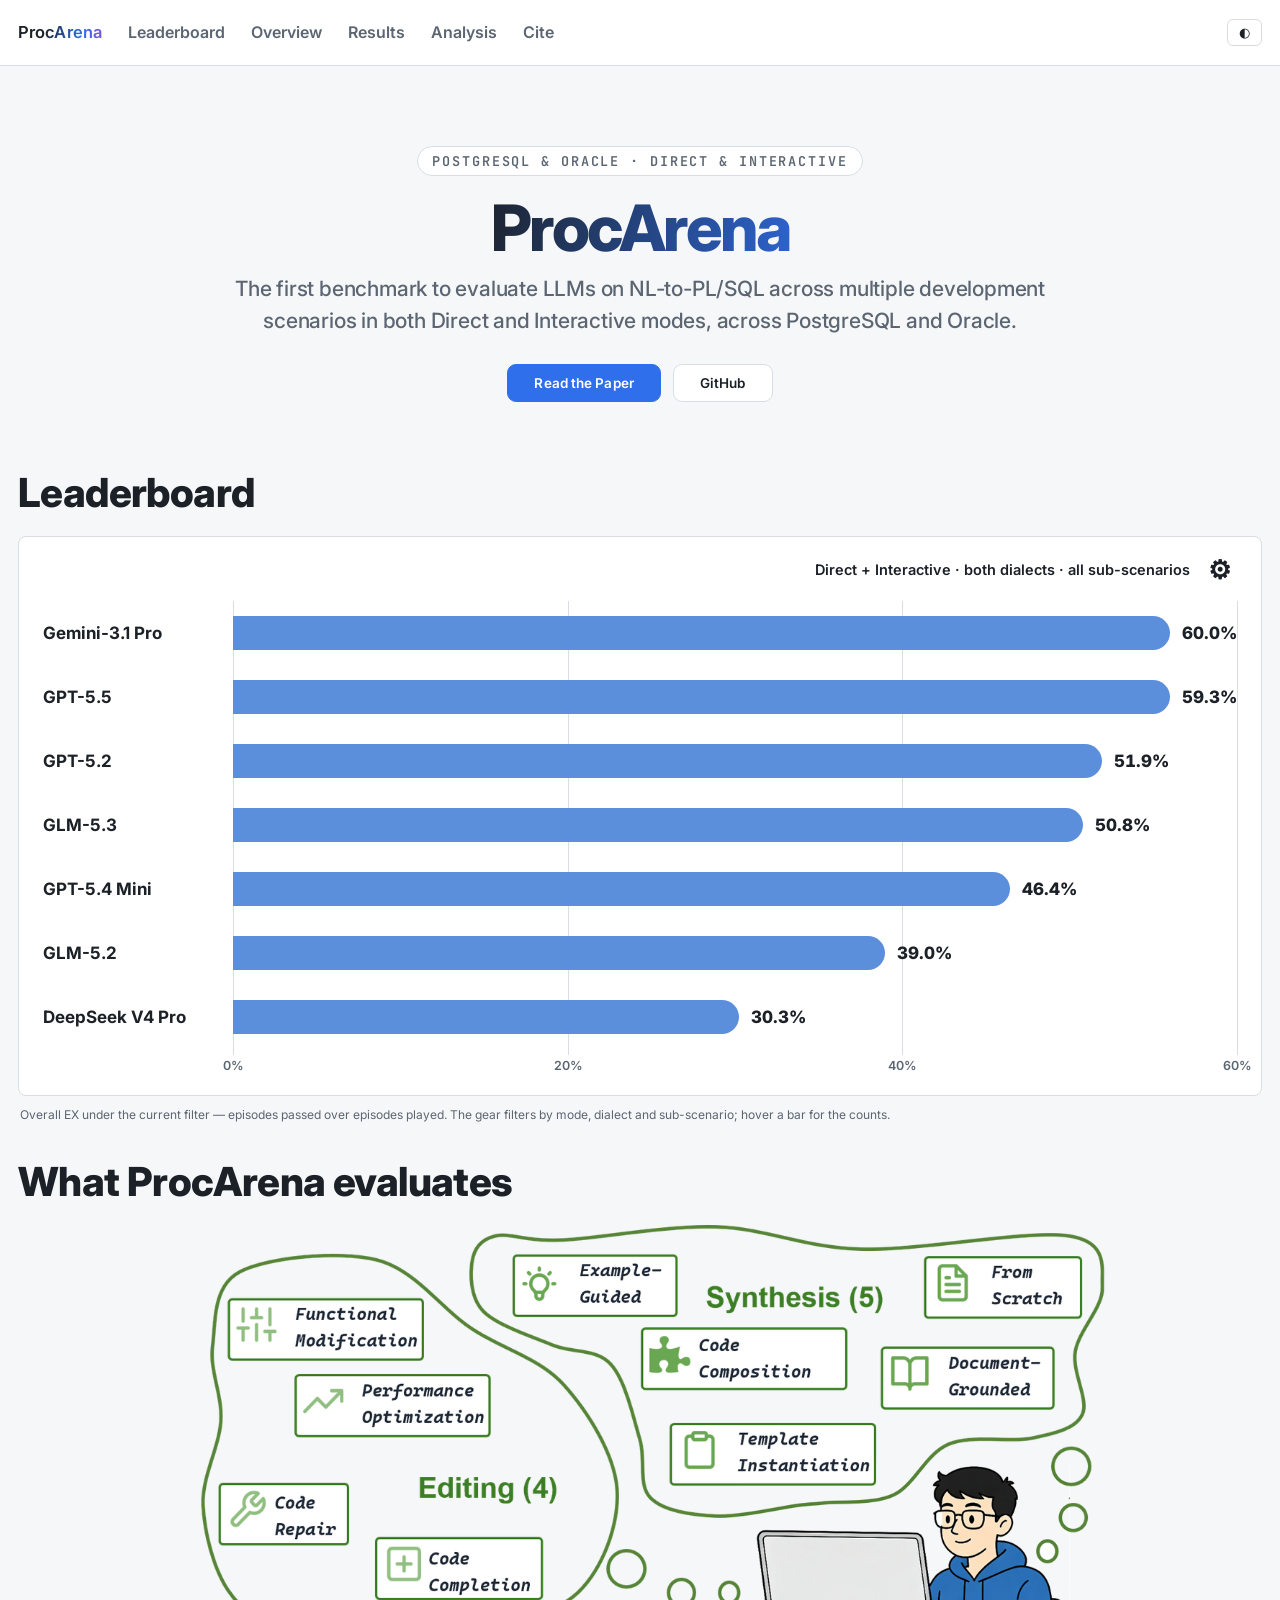
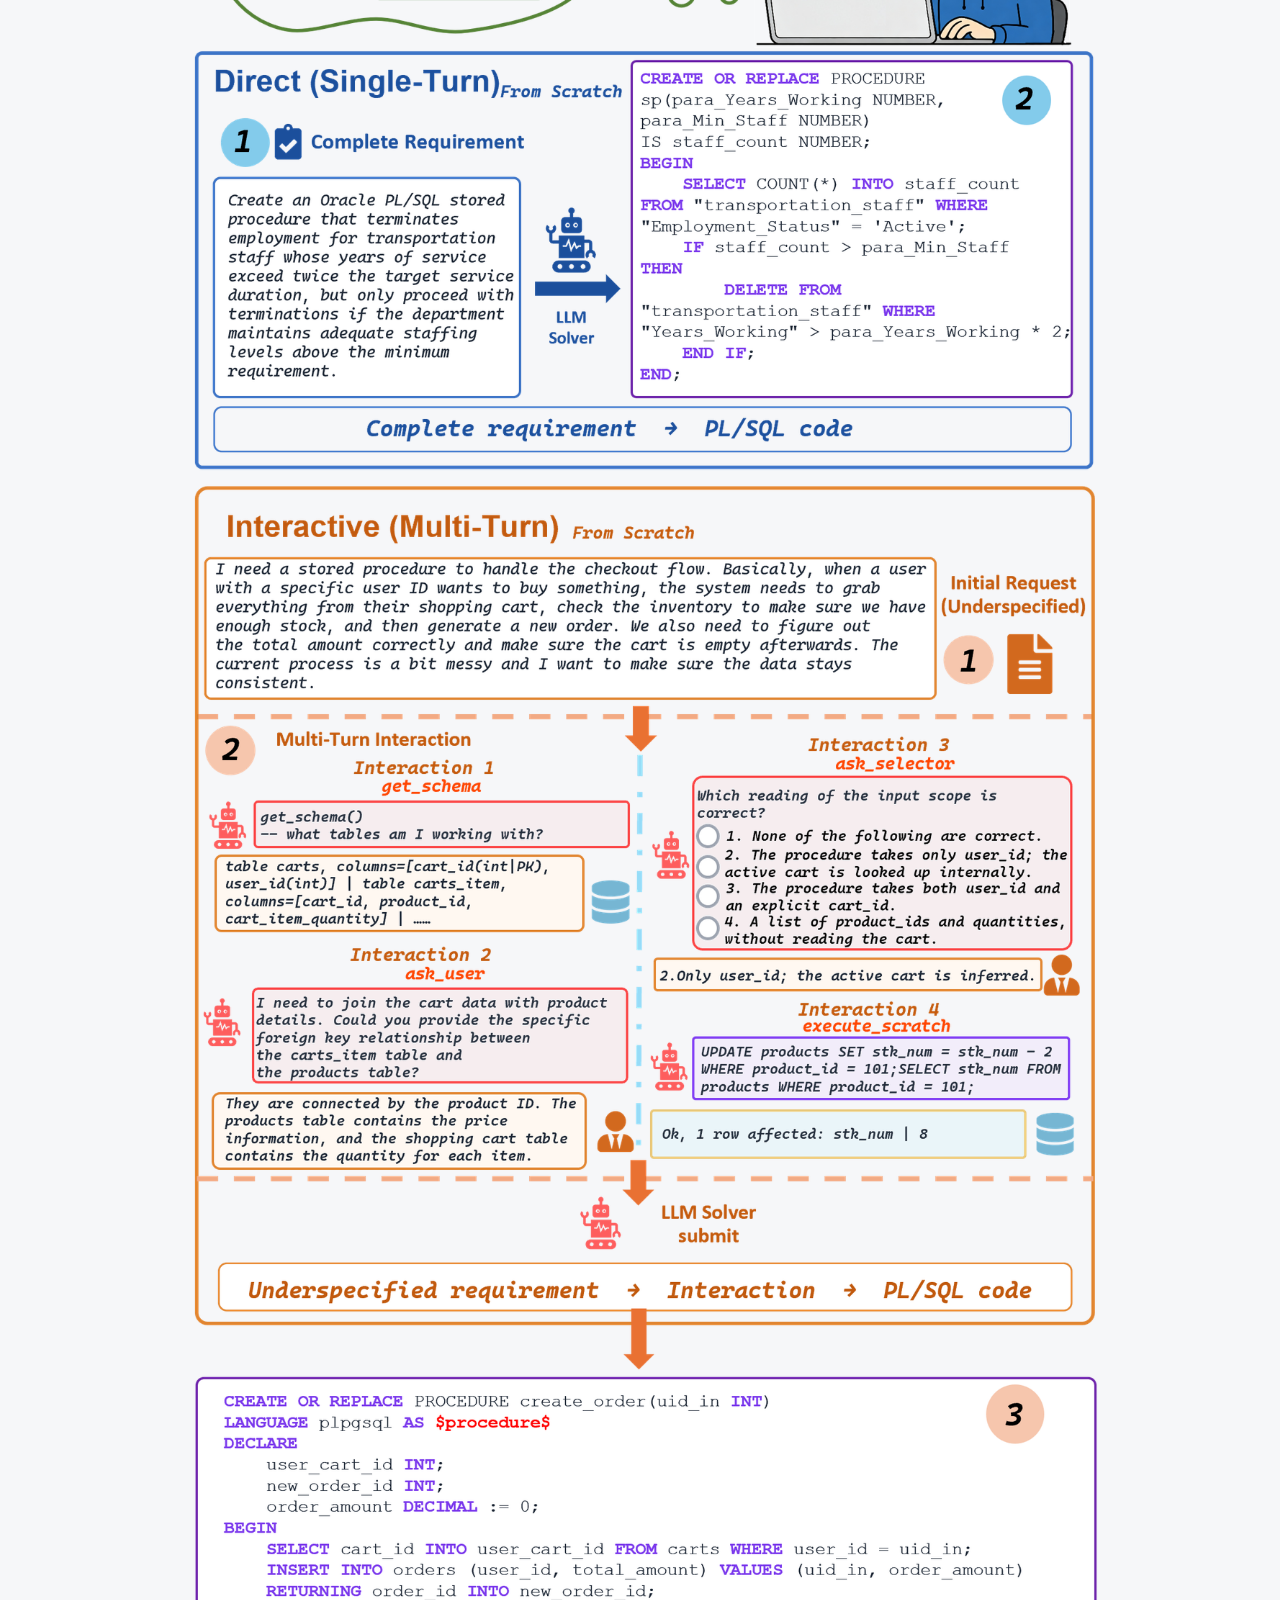
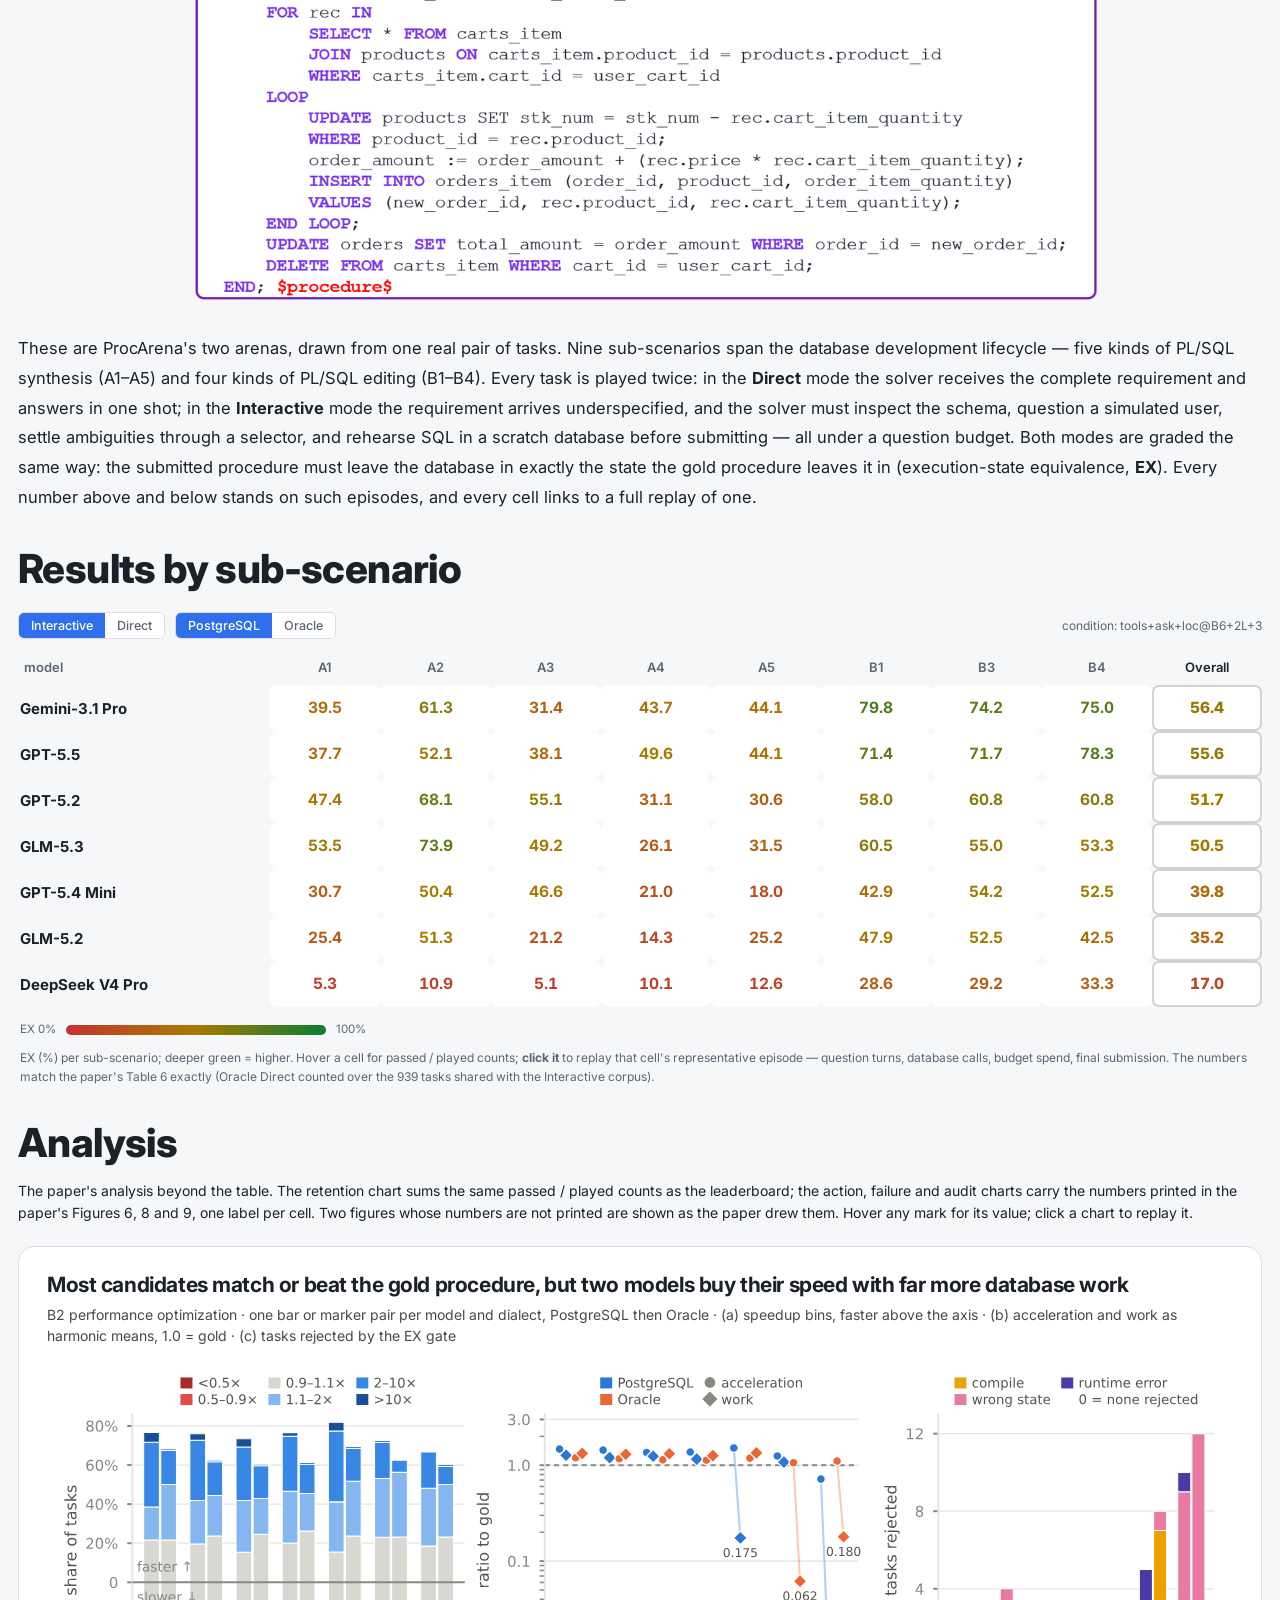
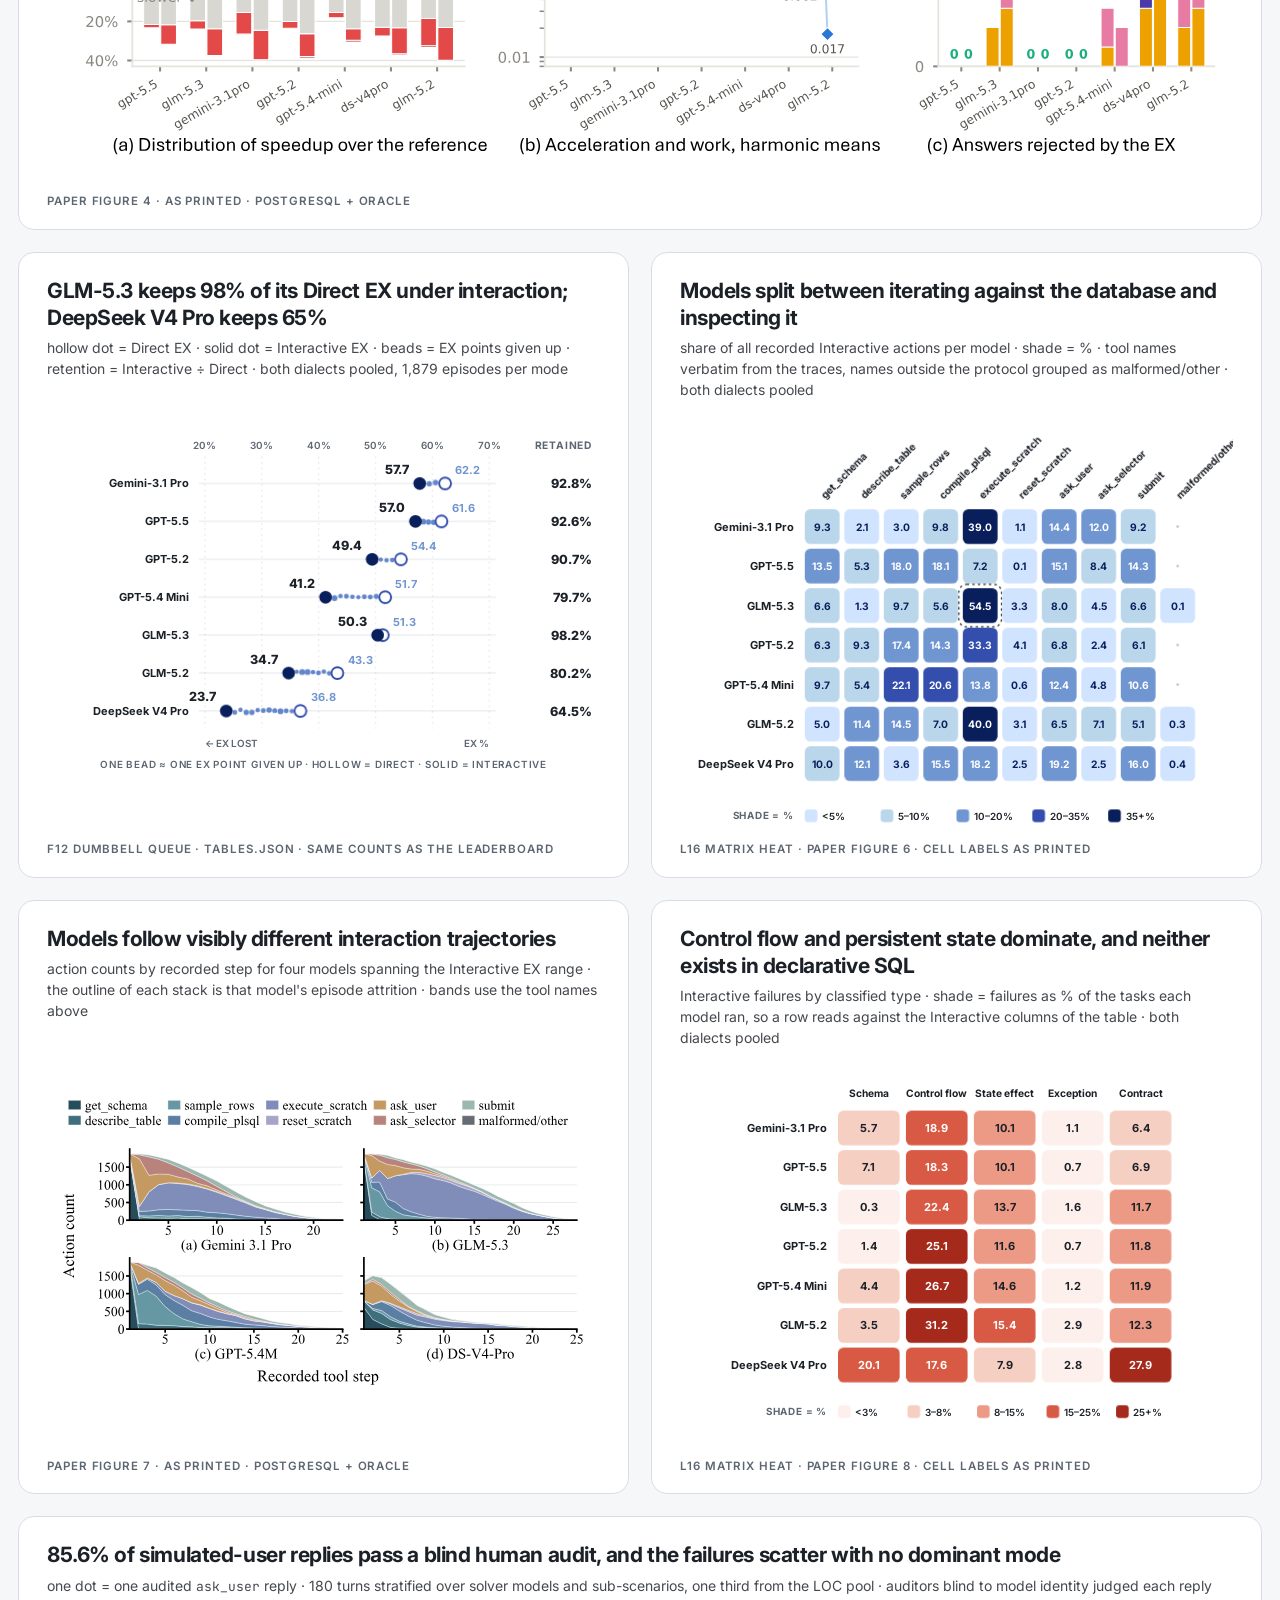
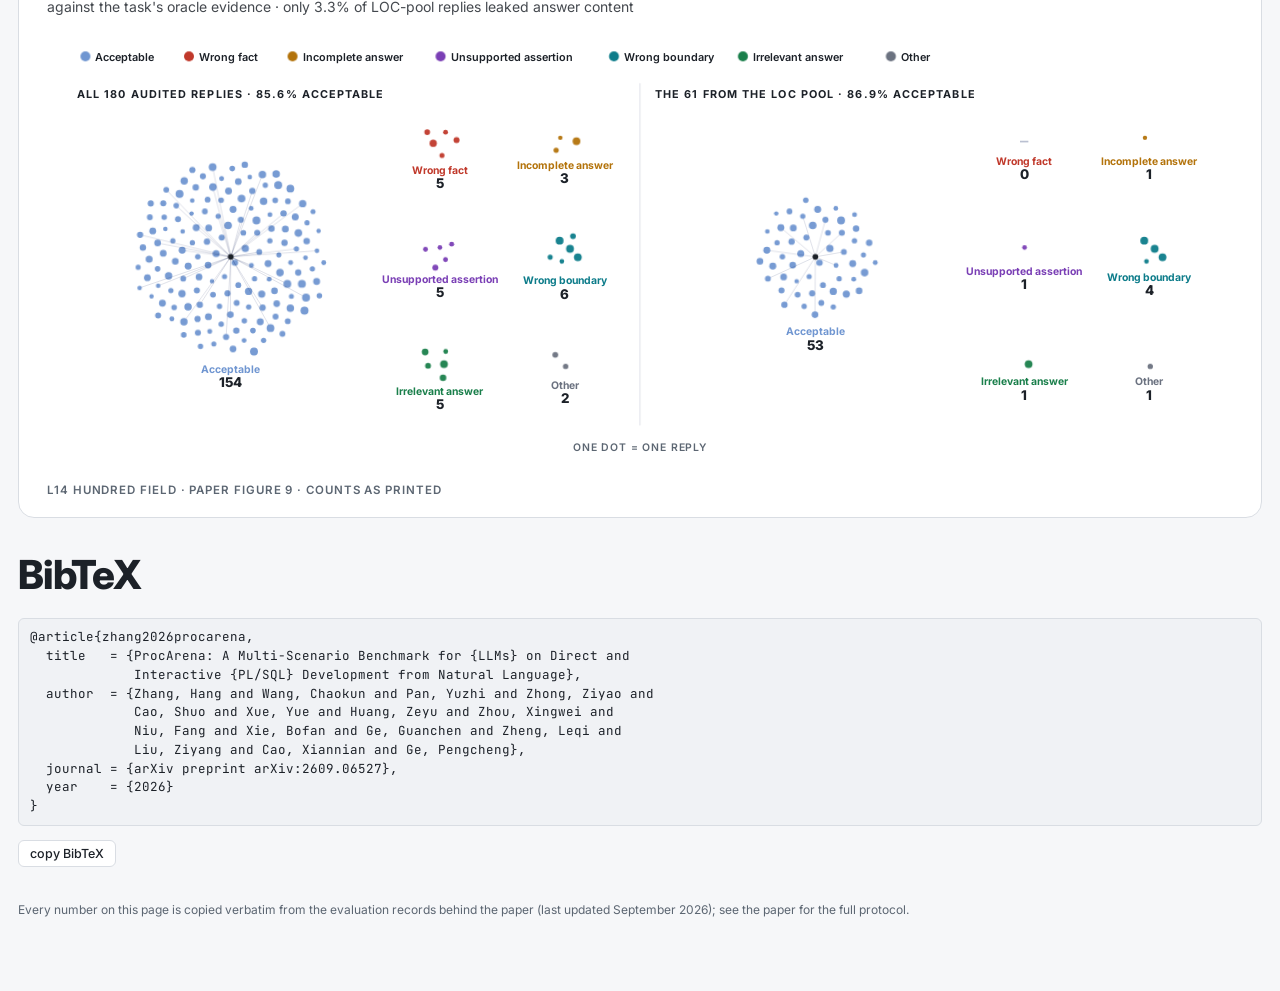
<file: index.html>
<!doctype html>
<html lang="en">
<head>
<meta charset="utf-8">
<link rel="icon" href="data:image/svg+xml,%3Csvg xmlns=%27http://www.w3.org/2000/svg%27 viewBox=%270 0 32 32%27%3E%3Cellipse cx=%2716%27 cy=%277%27 rx=%2712%27 ry=%275%27 fill=%27%234f7cff%27/%3E%3Cpath d=%27M4 7v18c0 2.8 5.4 5 12 5s12-2.2 12-5V7c0 2.8-5.4 5-12 5S4 9.8 4 7z%27 fill=%27%233b5fd9%27/%3E%3C/svg%3E">
<meta name="viewport" content="width=device-width, initial-scale=1">
<title>ProcArena — LLMs on Direct and Interactive PL/SQL Development</title>
<link rel="preconnect" href="https://fonts.googleapis.com">
<link rel="preconnect" href="https://fonts.gstatic.com" crossorigin>
<link rel="stylesheet"
      href="https://fonts.googleapis.com/css2?family=Inter:wght@400;500;600;700;800&family=JetBrains+Mono:wght@500;600&display=swap">
<link rel="stylesheet" href="style.css?v=15">
</head>
<body>

<header class="topbar">
  <h1 class="brand">ProcArena</h1>
  <nav class="topnav">
    <a href="#leaderboard">Leaderboard</a>
    <a href="#overview">Overview</a>
    <a href="#results">Results</a>
    <a href="#figures">Analysis</a>
    <a href="#cite">Cite</a>
  </nav>
  <div class="topbar-right">
    <button class="btn" id="btn-theme" title="toggle theme">◐</button>
  </div>
</header>

<main class="index-main">

  <!-- ── hero ─────────────────────────────────────────────────────── -->
  <section class="hero">
    <p class="hero-kicker">PostgreSQL &amp; Oracle · Direct &amp; Interactive</p>
    <h2 class="hero-title">ProcArena</h2>
    <p class="hero-sub">The first benchmark to evaluate LLMs on NL-to-PL/SQL across
      multiple development scenarios in both Direct and Interactive modes,
      across PostgreSQL and Oracle.</p>
    <p class="hero-btns">
      <a class="btn-hero" href="https://arxiv.org/abs/2609.06527">Read the Paper</a>
      <a class="btn-hero btn-hero-ghost" href="https://github.com/ZhanGHanG9991/PLBench">GitHub</a>
    </p>
  </section>

  <div id="loading" class="muted">Loading tables.json …</div>

  <div id="content" hidden>

    <!-- overall leaderboard -->
    <section class="paper-block" id="leaderboard">
      <h3>Leaderboard</h3>
      <div class="fig lbwrap" id="lb"></div>
      <p class="figcap">Overall EX under the current filter — episodes passed over
        episodes played. The gear filters by mode, dialect and sub-scenario;
        hover a bar for the counts.</p>
    </section>

    <!-- what ProcArena is (the paper's Figure 1, rebuilt for the web) -->
    <section class="paper-block" id="overview">
      <h3>What ProcArena evaluates</h3>
      <figure class="ov-figure"><img src="figures/fig1/overview.png"
        alt="ProcArena overview: nine development sub-scenarios, the Direct and
        Interactive modes on one real pair of tasks, and the submitted PL/SQL"></figure>

      <p class="ov-intro">These are ProcArena's two arenas, drawn from one real pair
        of tasks. Nine sub-scenarios span the database development lifecycle — five
        kinds of PL/SQL synthesis (A1–A5) and four kinds of PL/SQL editing (B1–B4). Every task is
        played twice: in the <b>Direct</b> mode the solver receives the complete
        requirement and answers in one shot; in the <b>Interactive</b> mode the
        requirement arrives underspecified, and the solver must inspect the schema,
        question a simulated user, settle ambiguities through a selector, and
        rehearse SQL in a scratch database before submitting — all under a question
        budget. Both modes are graded the same way: the submitted procedure must
        leave the database in exactly the state the gold procedure leaves it in
        (execution-state equivalence, <b>EX</b>). Every number above and below
        stands on such episodes, and every cell links to a full replay of one.</p>
    </section>

    <!-- main results with mode / dialect switches -->
    <section class="paper-block" id="results">
      <h3>Results by sub-scenario</h3>
      <div class="table-tools" id="t6-tools"></div>
      <div class="scroll-x"><table class="grid t6" id="t6"></table></div>
      <div class="rampbar" id="t6-ramp"></div>
      <p class="figcap" id="t6-note">EX (%) per sub-scenario; deeper green = higher.
        Hover a cell for passed / played counts; <b>click it</b> to replay that cell's
        representative episode — question turns, database calls, budget spend, final
        submission. The numbers match the paper's Table&nbsp;6 exactly (Oracle Direct
        counted over the 939 tasks shared with the Interactive corpus).</p>
    </section>

    <!-- analysis: the paper's figures, redrawn as cards where their numbers are printed -->
    <section class="paper-block" id="figures">
      <h3>Analysis</h3>
      <p class="figcap pc-intro">The paper's analysis beyond the table. The retention
        chart sums the same passed / played counts as the leaderboard; the action, failure
        and audit charts carry the numbers printed in the paper's Figures 6, 8 and 9,
        one label per cell. Two figures whose numbers are not printed are shown as the
        paper drew them. Hover any mark for its value; click a chart to replay it.</p>

      <div class="pc-grid">

        <div class="pc-card wide">
          <h2>Most candidates match or beat the gold procedure, but two models buy their speed with far more database work</h2>
          <div class="sub">B2 performance optimization · one bar or marker pair per model and dialect, PostgreSQL then Oracle · (a) speedup bins, faster above the axis · (b) acceleration and work as harmonic means, 1.0 = gold · (c) tasks rejected by the EX gate</div>
          <figure class="pc-paperfig"><img src="figures/b2.svg"
            alt="B2 performance optimization: speedup bins, acceleration vs work, rejections"></figure>
          <div class="src">Paper figure 4 · as printed · PostgreSQL + Oracle</div>
        </div>

        <div class="pc-card">
          <h2>GLM-5.3 keeps 98% of its Direct EX under interaction; DeepSeek V4 Pro keeps 65%</h2>
          <div class="sub">hollow dot = Direct EX · solid dot = Interactive EX · beads = EX points given up · retention = Interactive ÷ Direct · both dialects pooled, 1,879 episodes per mode</div>
          <svg id="pc-retention" viewBox="0 0 700 470" preserveAspectRatio="xMidYMid meet"></svg>
          <div class="src">F12 Dumbbell queue · tables.json · same counts as the leaderboard</div>
        </div>

        <div class="pc-card">
          <h2>Models split between iterating against the database and inspecting it</h2>
          <div class="sub">share of all recorded Interactive actions per model · shade = % · tool names verbatim from the traces, names outside the protocol grouped as malformed/other · both dialects pooled</div>
          <svg id="pc-actions" viewBox="0 0 700 520" preserveAspectRatio="xMidYMid meet"></svg>
          <div class="src">L16 Matrix heat · paper figure 6 · cell labels as printed</div>
        </div>

        <div class="pc-card">
          <h2>Models follow visibly different interaction trajectories</h2>
          <div class="sub">action counts by recorded step for four models spanning the Interactive EX range · the outline of each stack is that model's episode attrition · bands use the tool names above</div>
          <figure class="pc-paperfig"><img src="figures/turn_dynamics.svg"
            alt="Per-step action composition over the course of Interactive episodes"></figure>
          <div class="src">Paper figure 7 · as printed · PostgreSQL + Oracle</div>
        </div>

        <div class="pc-card">
          <h2>Control flow and persistent state dominate, and neither exists in declarative SQL</h2>
          <div class="sub">Interactive failures by classified type · shade = failures as % of the tasks each model ran, so a row reads against the Interactive columns of the table · both dialects pooled</div>
          <svg id="pc-failures" viewBox="0 0 700 480" preserveAspectRatio="xMidYMid meet"></svg>
          <div class="src">L16 Matrix heat · paper figure 8 · cell labels as printed</div>
        </div>

        <div class="pc-card wide">
          <h2>85.6% of simulated-user replies pass a blind human audit, and the failures scatter with no dominant mode</h2>
          <div class="sub">one dot = one audited <code>ask_user</code> reply · 180 turns stratified over solver models and sub-scenarios, one third from the LOC pool · auditors blind to model identity judged each reply against the task's oracle evidence · only 3.3% of LOC-pool replies leaked answer content</div>
          <svg id="pc-audit" viewBox="0 0 1420 520" preserveAspectRatio="xMidYMid meet"></svg>
          <div class="src">L14 Hundred field · paper figure 9 · counts as printed</div>
        </div>

      </div>
    </section>

    <!-- bibtex -->
    <section class="paper-block" id="cite">
      <h3>BibTeX</h3>
      <pre class="block wrap" id="bibtex">@article{zhang2026procarena,
  title   = {ProcArena: A Multi-Scenario Benchmark for {LLMs} on Direct and
             Interactive {PL/SQL} Development from Natural Language},
  author  = {Zhang, Hang and Wang, Chaokun and Pan, Yuzhi and Zhong, Ziyao and
             Cao, Shuo and Xue, Yue and Huang, Zeyu and Zhou, Xingwei and
             Niu, Fang and Xie, Bofan and Ge, Guanchen and Zheng, Leqi and
             Liu, Ziyang and Cao, Xiannian and Ge, Pengcheng},
  journal = {arXiv preprint arXiv:2609.06527},
  year    = {2026}
}</pre>
      <p><button class="btn" id="copy-bib">copy BibTeX</button></p>
    </section>

    <p class="muted small" id="footer-note"></p>
  </div>
</main>

<div class="viztip" id="viztip" hidden></div>
<script src="charts.js?v=15"></script>
<script src="stats.js?v=15"></script>
</body>
</html>
</file>
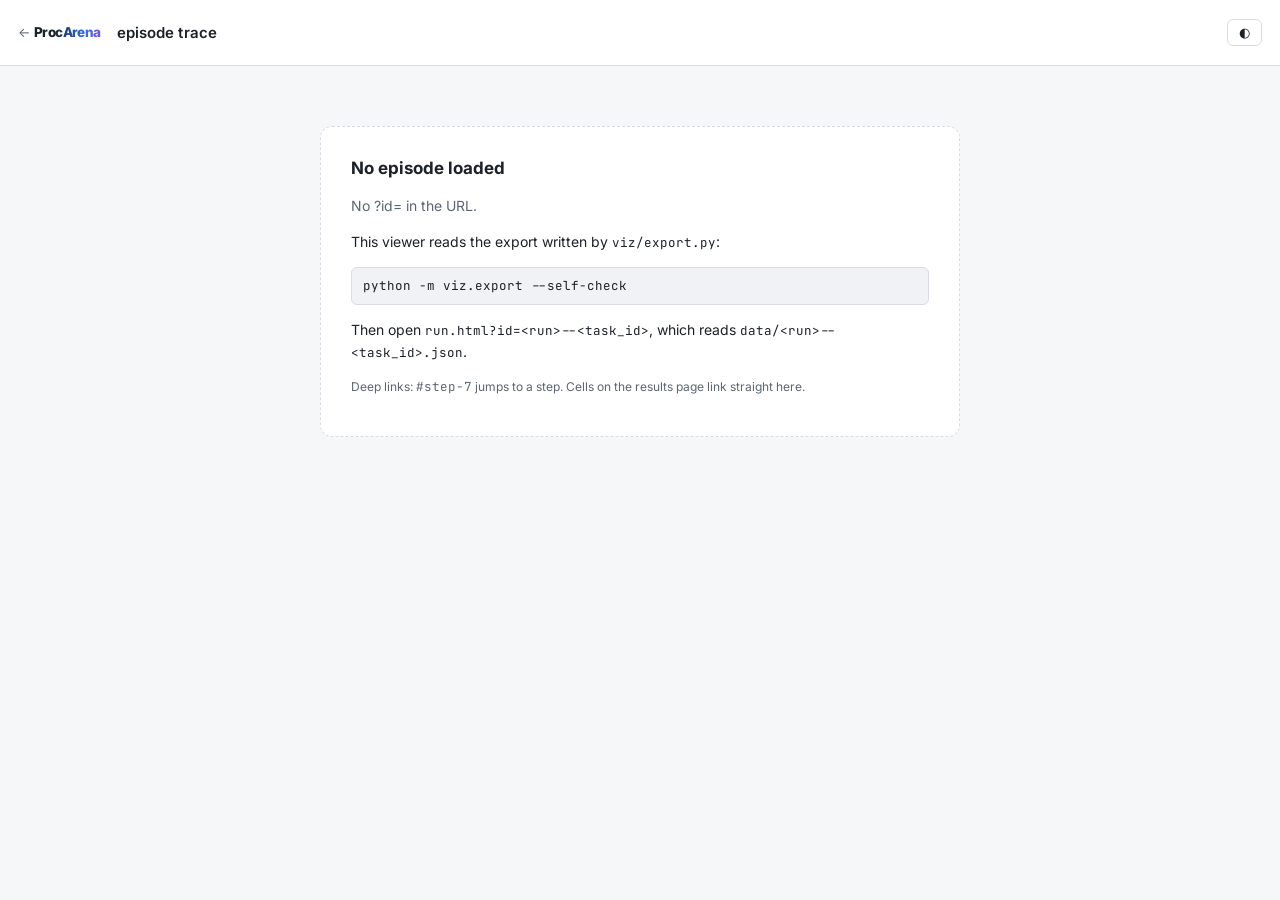
<file: run.html>
<!doctype html>
<html lang="en">
<head>
<meta charset="utf-8">
<link rel="icon" href="data:image/svg+xml,%3Csvg xmlns=%27http://www.w3.org/2000/svg%27 viewBox=%270 0 32 32%27%3E%3Cellipse cx=%2716%27 cy=%277%27 rx=%2712%27 ry=%275%27 fill=%27%234f7cff%27/%3E%3Cpath d=%27M4 7v18c0 2.8 5.4 5 12 5s12-2.2 12-5V7c0 2.8-5.4 5-12 5S4 9.8 4 7z%27 fill=%27%233b5fd9%27/%3E%3C/svg%3E">
<meta name="viewport" content="width=device-width, initial-scale=1">
<title>ProcArena · episode trace</title>
<link rel="preconnect" href="https://fonts.googleapis.com">
<link rel="preconnect" href="https://fonts.gstatic.com" crossorigin>
<link rel="stylesheet"
      href="https://fonts.googleapis.com/css2?family=Inter:wght@400;500;600;700;800&family=JetBrains+Mono:wght@500;600&display=swap">
<link rel="stylesheet" href="style.css?v=7">
</head>
<body>

<header class="topbar">
  <a class="back" id="back-link" href="index.html">&larr; <span class="brand">ProcArena</span></a>
  <h1 id="title">episode trace</h1>
  <div class="topbar-right">
    <button class="btn" id="btn-theme" title="toggle theme">◐</button>
    <a class="btn" id="btn-raw" href="#" download hidden>view JSON</a>
  </div>
</header>

<!-- not-graded / pair-link banners -->
<div id="banners"></div>

<!-- headline: EX, attribution, recovery, steps, budget -->
<section class="metrics" id="metrics" hidden></section>

<main class="layout" id="layout" hidden>

  <!-- ── left: task, budget, recovery ledger ───────────────────────── -->
  <aside class="col-left">
   <div class="col-inner">
    <section class="panel" data-open="true">
      <h2 class="panel-head">The request<span class="chev"></span></h2>
      <div class="panel-body"><div id="opening" class="prose"></div></div>
    </section>

    <section class="panel" data-open="true">
      <h2 class="panel-head">Budget<span class="chev"></span></h2>
      <div class="panel-body"><div id="budget"></div></div>
    </section>

    <section class="panel" data-open="true">
      <h2 class="panel-head">Recovery ledger<span class="chev"></span></h2>
      <div class="panel-body">
        <!-- one moment per oracle entry: revealed_at + via (full text in Ledger tab) -->
        <div id="terms"></div>
      </div>
    </section>

    <section class="panel">
      <h2 class="panel-head">Run metadata<span class="chev"></span></h2>
      <div class="panel-body"><div id="meta"></div></div>
    </section>
   </div>
  </aside>

  <!-- ── centre: the step timeline ──────────────────────────────────── -->
  <section class="col-mid">
    <div class="mid-head">
      <span class="mid-title">Timeline</span>
      <label class="filter"><input type="checkbox" id="f-ask" checked> ask</label>
      <label class="filter"><input type="checkbox" id="f-db" checked> database</label>
      <label class="filter"><input type="checkbox" id="f-scratch" checked> scratch</label>
      <label class="filter"><input type="checkbox" id="f-err" checked> errors</label>
    </div>
    <div id="timeline"></div>
  </section>

  <!-- ── right: tabs ────────────────────────────────────────────────── -->
  <aside class="col-right">
   <div class="col-inner">
    <div class="tabs" id="tabs">
      <button class="tab is-active" data-tab="submission">Submission</button>
      <button class="tab" data-tab="ledger">Ledger</button>
      <button class="tab" data-tab="diagnostics">Diagnostics</button>
      <button class="tab" data-tab="raw">Raw</button>
    </div>
    <div class="tab-body" id="tab-submission"></div>
    <div class="tab-body" id="tab-ledger" hidden></div>
    <div class="tab-body" id="tab-diagnostics" hidden></div>
    <div class="tab-body" id="tab-raw" hidden></div>
   </div>
  </aside>
</main>

<!-- ── empty state ──────────────────────────────────────────────────── -->
<section class="empty" id="empty">
  <div class="empty-card">
    <h2>No episode loaded</h2>
    <p class="muted" id="empty-why"></p>
    <p>This viewer reads the export written by <code>viz/export.py</code>:</p>
    <pre class="block wrap">python -m viz.export --self-check</pre>
    <p>Then open <code>run.html?id=&lt;run&gt;--&lt;task_id&gt;</code>, which reads
       <code>data/&lt;run&gt;--&lt;task_id&gt;.json</code>.</p>
    <p class="muted small">Deep links: <code>#step-7</code> jumps to a step.
       Cells on the results page link straight here.</p>
  </div>
</section>

<script>
/* tab switching is inline so the tabs work even if app.js fails to parse */
for (const btn of document.querySelectorAll('.tab')) {
  btn.addEventListener('click', () => {
    for (const other of document.querySelectorAll('.tab')) {
      other.classList.toggle('is-active', other === btn);
    }
    for (const body of document.querySelectorAll('.tab-body')) {
      body.hidden = body.id !== `tab-${btn.dataset.tab}`;
    }
  });
}
</script>
<script src="app.js?v=7"></script>
</body>
</html>
</file>
<file: style.css>
/* PLBench trace viewer — no external dependencies, light/dark via tokens. */

:root {
  --bg:        #f6f7f9;
  --surface:   #ffffff;
  --surface-2: #f0f2f5;
  --border:    #d9dde3;
  --text:      #1c2128;
  --text-dim:  #5c6672;
  --accent:    #2f6feb;

  --ok:      #1a7f4b;
  --fail:    #c0392b;
  --warn:    #b3730b;
  --void:    #6b7280;

  /* personas */
  --f1: #2f6feb;   /* the requester        */
  --f2: #8250df;   /* the glossary         */
  --f3: #6b7280;   /* the refusal          */

  /* tools */
  --t-schema:  #0d7c8a;
  --t-rows:    #0f766e;
  --t-ask:     #2f6feb;
  --t-compile: #9a5b00;
  --t-scratch: #7a3fb5;
  --t-submit:  #1a7f4b;

  --mono: "JetBrains Mono", ui-monospace, SFMono-Regular, "SF Mono", Menlo, Consolas, monospace;
  --sans: "Inter", -apple-system, BlinkMacSystemFont, "Segoe UI", "Noto Sans", Helvetica, Arial, sans-serif;
  --radius: 8px;
}

:root[data-theme="dark"],
:root:not([data-theme="light"]) {
  color-scheme: light;
}

@media (prefers-color-scheme: dark) {
  :root:not([data-theme="light"]) {
    --bg:        #0f1115;
    --surface:   #171a21;
    --surface-2: #1e222b;
    --border:    #2c313c;
    --text:      #e3e6eb;
    --text-dim:  #98a0ad;
    --accent:    #6ea0ff;
    --ok:   #4cc38a; --fail: #ff7b72; --warn: #e3b341; --void: #98a0ad;
    --f1:   #6ea0ff; --f2:   #b283f7; --f3:   #98a0ad;
    --t-schema:#4ec5d4; --t-rows:#3bbba4; --t-ask:#6ea0ff;
    --t-compile:#e0a458; --t-scratch:#b283f7; --t-submit:#4cc38a;
    color-scheme: dark;
  }
}
:root[data-theme="dark"] {
  --bg:        #0f1115;
  --surface:   #171a21;
  --surface-2: #1e222b;
  --border:    #2c313c;
  --text:      #e3e6eb;
  --text-dim:  #98a0ad;
  --accent:    #6ea0ff;
  --ok:   #4cc38a; --fail: #ff7b72; --warn: #e3b341; --void: #98a0ad;
  --f1:   #6ea0ff; --f2:   #b283f7; --f3:   #98a0ad;
  --t-schema:#4ec5d4; --t-rows:#3bbba4; --t-ask:#6ea0ff;
  --t-compile:#e0a458; --t-scratch:#b283f7; --t-submit:#4cc38a;
  color-scheme: dark;
}

* { box-sizing: border-box; }
/* `hidden` must win over the display rules below: `.empty { display: flex }` and
   `.layout { display: grid }` are more specific than the UA's [hidden] rule, so the
   empty-state card kept rendering under a loaded episode. */
[hidden] { display: none !important; }
body {
  margin: 0; background: var(--bg); color: var(--text);
  font: 14px/1.55 var(--sans);
}
a { color: var(--accent); text-decoration: none; }
a:hover { text-decoration: underline; }
code, pre { font-family: var(--mono); font-size: 12.5px; }
.muted { color: var(--text-dim); }
.small { font-size: 12px; }

/* ── top bar ─────────────────────────────────────────────────────── */
.topbar {
  display: flex; align-items: center; gap: 16px;
  padding: 10px 18px; background: var(--surface);
  border-bottom: 1px solid var(--border);
  position: sticky; top: 0; z-index: 20;
}
.topbar h1 { font-size: 15px; font-weight: 600; margin: 0; letter-spacing: .1px; }
.topbar h1 .sep { color: var(--text-dim); font-weight: 400; margin: 0 6px; }
.topbar-right { margin-left: auto; display: flex; gap: 8px; }
.back { font-size: 13px; color: var(--text-dim); }

.btn {
  display: inline-block; padding: 5px 11px; border: 1px solid var(--border);
  border-radius: 6px; background: var(--surface); color: var(--text);
  font: 500 12.5px var(--sans); cursor: pointer;
}
.btn:hover { background: var(--surface-2); text-decoration: none; }
.btn-primary { border-color: var(--accent); color: var(--accent); }

/* ── banners ─────────────────────────────────────────────────────── */
.banner {
  padding: 9px 18px; font-size: 13px; border-bottom: 1px solid var(--border);
}
.banner-void { background: color-mix(in srgb, var(--fail) 12%, var(--surface)); }
.banner-info { background: var(--surface-2); color: var(--text-dim); }
/* The `?src=` back door.  Deliberately loud: a page built by parsing a transcript in
   the browser is not the product, and a reader must not mistake it for one. */
.banner-debug {
  background: color-mix(in srgb, var(--warn) 14%, var(--surface));
  border-left: 3px solid var(--warn);
}

/* ── metric strip ────────────────────────────────────────────────── */
.metrics {
  display: flex; flex-wrap: wrap; gap: 26px; align-items: flex-start;
  padding: 14px 18px; background: var(--surface);
  border-bottom: 1px solid var(--border);
}
.metric { min-width: 76px; }
.metric .k { font-size: 11px; text-transform: uppercase; letter-spacing: .06em; color: var(--text-dim); }
.metric .v { font-size: 20px; font-weight: 650; line-height: 1.25; font-variant-numeric: tabular-nums; }
.metric .v small { font-size: 12px; font-weight: 400; color: var(--text-dim); }
.v-ok { color: var(--ok); } .v-fail { color: var(--fail); }

.stack { display: flex; height: 7px; width: 168px; border-radius: 4px; overflow: hidden;
         background: var(--surface-2); margin-top: 6px; }
.stack i { display: block; height: 100%; }
.stack-legend { display: flex; gap: 10px; font-size: 11px; color: var(--text-dim); margin-top: 4px; }
.stack-legend b { font-weight: 500; }
.dot { display: inline-block; width: 7px; height: 7px; border-radius: 2px; margin-right: 4px; }

/* ── layout ──────────────────────────────────────────────────────────
 * Three explicitly placed columns.  Two rules matter and both were bugs once:
 *
 *  - every column is min-width:0 (and the flexible one minmax(0,1fr)), because
 *    a grid track's default min-width is auto: one unbreakable string — a
 *    200-character JSONL line — would widen the track and push its neighbour
 *    out of the viewport.
 *  - the columns themselves are NOT sticky.  The sticky box is `.col-inner`
 *    inside a stretched column.  A sticky *grid item* is constrained by its
 *    grid area, and below 1400px the right column spans the full width on the
 *    next row, so the sticky left column slid on top of it at the bottom of
 *    the page.  A sticky *child* of a stretched item is bounded by that item
 *    and cannot leave its own row.
 */
.layout {
  display: grid; grid-template-columns: 306px minmax(0, 1fr) 372px;
  gap: 16px; padding: 16px 18px 60px; align-items: stretch;
}
.col-left  { grid-column: 1; grid-row: 1; }
.col-mid   { grid-column: 2; grid-row: 1; }
.col-right { grid-column: 3; grid-row: 1; }
.col-left, .col-mid, .col-right { min-width: 0; }

.col-inner {
  position: sticky; top: 58px;
  max-height: calc(100vh - 74px);
  overflow-y: auto; overflow-x: hidden;
}

/* two columns: the tab column drops to full width on its own row and stops
   being pinned — at that width it is taller than pinning is worth */
@media (max-width: 1400px) {
  .layout { grid-template-columns: 300px minmax(0, 1fr); }
  .col-right { grid-column: 1 / -1; grid-row: 2; }
  .col-right .col-inner { position: static; max-height: none; overflow: visible; }
}

/* one column: nothing pinned, order is request -> timeline -> tabs */
@media (max-width: 980px) {
  .layout { grid-template-columns: minmax(0, 1fr); }
  .col-left  { grid-column: 1; grid-row: 1; }
  .col-mid   { grid-column: 1; grid-row: 2; }
  .col-right { grid-column: 1; grid-row: 3; }
  .col-inner { position: static; max-height: none; overflow: visible; }
}

/* ── panels ──────────────────────────────────────────────────────── */
.panel { background: var(--surface); border: 1px solid var(--border);
         border-radius: var(--radius); margin-bottom: 12px; overflow: hidden; }
.panel-head {
  margin: 0; padding: 9px 12px; font-size: 12px; font-weight: 600;
  text-transform: uppercase; letter-spacing: .06em; color: var(--text-dim);
  cursor: pointer; user-select: none; display: flex; align-items: center;
  border-bottom: 1px solid transparent;
}
.panel[data-open="true"] .panel-head { border-bottom-color: var(--border); }
.chev { margin-left: auto; }
.chev::before { content: "▸"; }
.panel[data-open="true"] .chev::before { content: "▾"; }
.panel-body { padding: 12px; display: none; }
.panel[data-open="true"] .panel-body { display: block; }
.prose { white-space: pre-wrap; font-size: 13px; }

/* budget bars */
.bar-row { margin-bottom: 9px; }
.bar-row .lbl { display: flex; justify-content: space-between; font-size: 12px; margin-bottom: 3px; }
.bar-row .lbl b { font-weight: 500; font-variant-numeric: tabular-nums; }
.bar { height: 6px; background: var(--surface-2); border-radius: 3px; overflow: hidden; }
.bar i { display: block; height: 100%; background: var(--accent); }
.bar.is-spent i { background: var(--warn); }

/* ── term lifeline (P2) ──────────────────────────────────────────────
 * The chart is inline SVG with no library.  Colour is deliberately not
 * load-bearing: `--ok` and `--fail` sit below the CVD separation floor, so the
 * state is also in the line style (solid / dashed / dotted), the end marker
 * (✓ / ✕ / none) and the legend text.  Greyscale-print safe by construction.
 */
.lifeline { display: block; width: 100%; max-width: 520px; height: auto;
            margin: 2px 0 6px; overflow: visible; }
.life-head { margin-bottom: 8px; color: var(--text-dim); }
.life-head b { color: var(--text); font-variant-numeric: tabular-nums; }

.life-label { font: 600 10.5px var(--mono); fill: var(--text-dim); }
.life-tick  { font: 10px var(--sans); fill: var(--text-dim);
              font-variant-numeric: tabular-nums; }
.life-badge { font: 9.5px var(--sans); fill: var(--text-dim); }

/* Labels stay in muted ink even though the marks are coloured: repeating the state
   in the type makes the panel loud and, since the palette fails CVD separation
   anyway, a coloured label carries no information the glyphs do not. */

.life-row.is-linked { cursor: pointer; }
.life-row:hover .life-hit,
.life-row:focus-visible .life-hit { fill: color-mix(in srgb, var(--accent) 9%, transparent); }
.life-row:focus { outline: none; }
.life-row:focus-visible .life-hit { stroke: var(--accent); stroke-width: 1; }

.life-legend { display: flex; flex-wrap: wrap; gap: 4px 12px; margin-top: 4px;
               font-size: 11px; color: var(--text-dim); }
.life-key { display: inline-flex; align-items: center; gap: 5px; }
.life-glyph { flex: 0 0 auto; overflow: visible; }
.life-note { margin-top: 8px; font-size: 11px; line-height: 1.45; }

.life-tip {
  position: fixed; top: 0; left: 0; z-index: 60; pointer-events: none;
  max-width: 260px; padding: 7px 9px; border: 1px solid var(--border);
  border-radius: 6px; background: var(--surface); color: var(--text);
  box-shadow: 0 6px 20px rgb(0 0 0 / .16);
  font: 11.5px/1.5 var(--mono); white-space: pre-line;
}

/* compact term list — still used by the Ledger table's row colouring */
.term { display: flex; align-items: baseline; gap: 7px; padding: 5px 0;
        border-bottom: 1px dashed var(--border); font-size: 12.5px; }
.term:last-child { border-bottom: 0; }
.term .surface { font-family: var(--mono); font-weight: 600; overflow: hidden;
                text-overflow: ellipsis; }
.term .trail { margin-left: auto; padding-left: 8px; flex: 0 0 auto; white-space: nowrap;
              color: var(--text-dim); font-variant-numeric: tabular-nums; font-size: 11.5px; }
.term.is-resolved .surface { color: var(--ok); }
.term.is-lost-seen .surface { color: var(--fail); }
.term.is-lost-unseen .surface { color: var(--void); }
.term.is-given .surface { color: var(--text-dim); font-weight: 500; }

.kv { display: grid; grid-template-columns: auto 1fr; gap: 3px 12px; font-size: 12.5px; }
.kv dt { color: var(--text-dim); }
.kv dd { margin: 0; font-family: var(--mono); font-size: 12px; word-break: break-all;
         overflow-wrap: anywhere; min-width: 0; }

/* ── timeline ────────────────────────────────────────────────────── */
.mid-head { display: flex; align-items: center; gap: 14px; margin-bottom: 10px; flex-wrap: wrap; }
.mid-title { font-size: 12px; font-weight: 600; text-transform: uppercase;
             letter-spacing: .06em; color: var(--text-dim); }
.filter { font-size: 12px; color: var(--text-dim); display: flex; align-items: center; gap: 4px; }

.card { background: var(--surface); border: 1px solid var(--border);
        border-radius: var(--radius); margin-bottom: 10px; scroll-margin-top: 64px; }
.card.is-target { border-color: var(--accent); box-shadow: 0 0 0 2px color-mix(in srgb, var(--accent) 25%, transparent); }
.card-head { display: flex; align-items: center; gap: 9px; padding: 9px 12px; flex-wrap: wrap; }
.card-head .turn-no { font: 600 12px var(--mono); color: var(--text-dim); min-width: 30px; }
.card-head .lat { margin-left: auto; font-size: 11.5px; color: var(--text-dim);
                  font-variant-numeric: tabular-nums; }
.card-body { padding: 0 12px 12px; }

.tool {
  font: 600 11.5px var(--mono); padding: 2px 8px; border-radius: 20px;
  color: #fff; white-space: nowrap;
}
.tool-get_schema, .tool-describe_table { background: var(--t-schema); }
.tool-sample_rows                      { background: var(--t-rows); }
.tool-ask_user                         { background: var(--t-ask); }
.tool-compile_plsql                    { background: var(--t-compile); }
.tool-execute_scratch, .tool-reset_scratch { background: var(--t-scratch); }
.tool-submit                           { background: var(--t-submit); }
.tool-unknown                          { background: var(--void); }

.pill { font: 500 11px var(--sans); padding: 2px 7px; border-radius: 20px;
        border: 1px solid var(--border); color: var(--text-dim); white-space: nowrap; }
.pill-ok   { color: var(--ok);   border-color: color-mix(in srgb, var(--ok) 45%, var(--border)); }
.pill-fail { color: var(--fail); border-color: color-mix(in srgb, var(--fail) 45%, var(--border)); }
.pill-warn { color: var(--warn); border-color: color-mix(in srgb, var(--warn) 45%, var(--border)); }
.pill-f1 { color: var(--f1); border-color: color-mix(in srgb, var(--f1) 45%, var(--border)); }
.pill-f2 { color: var(--f2); border-color: color-mix(in srgb, var(--f2) 45%, var(--border)); }
.pill-f3 { color: var(--f3); border-color: color-mix(in srgb, var(--f3) 45%, var(--border)); }

.field { margin-top: 10px; }
.field > .field-k { font-size: 11px; text-transform: uppercase; letter-spacing: .06em;
                    color: var(--text-dim); margin-bottom: 4px; }

pre.block {
  margin: 0; padding: 9px 11px; background: var(--surface-2);
  border: 1px solid var(--border); border-radius: 6px;
  overflow-x: auto; white-space: pre; line-height: 1.5;
}
pre.block.wrap { white-space: pre-wrap; word-break: break-word;
                 overflow-wrap: anywhere; }
.clip { position: relative; max-height: 15.5em; overflow: hidden; }
.clip::after { content: ""; position: absolute; inset: auto 0 0 0; height: 3em;
               background: linear-gradient(transparent, var(--surface-2)); }
.toggle { margin-top: 5px; font: 500 12px var(--sans); color: var(--accent);
          background: none; border: 0; padding: 0; cursor: pointer; }

/* ask_user sub-blocks */
.part { border-left: 3px solid var(--border); padding: 2px 0 2px 11px; margin-top: 10px; }
.part-f1 { border-left-color: var(--f1); }
.part-f2 { border-left-color: var(--f2); }
.part-f3 { border-left-color: var(--f3); }
.part-head { display: flex; align-items: center; gap: 6px; flex-wrap: wrap; margin-bottom: 5px; }
.part-text { white-space: pre-wrap; font-size: 13px; }
.chip { font: 500 11px var(--mono); padding: 1px 6px; border-radius: 4px;
        background: var(--surface-2); color: var(--text-dim); }

.issues { margin-top: 8px; display: flex; flex-direction: column; gap: 4px; }
.issue { font-size: 11.5px; padding: 3px 8px; border-radius: 5px; background: var(--surface-2); }
.issue-fatal { color: var(--fail); background: color-mix(in srgb, var(--fail) 12%, var(--surface-2)); }
.issue-risk  { color: var(--warn); background: color-mix(in srgb, var(--warn) 12%, var(--surface-2)); }
.issue-g10   { color: var(--accent); }

.event { display: flex; gap: 9px; align-items: center; padding: 6px 12px; margin-bottom: 10px;
         border: 1px dashed var(--border); border-radius: 6px; font-size: 12.5px;
         color: var(--text-dim); background: var(--surface); }

/* tables */
table.grid { border-collapse: collapse; width: 100%; font-size: 12px; }
table.grid th, table.grid td { border: 1px solid var(--border); padding: 4px 7px;
                               text-align: left; white-space: nowrap; }
table.grid th { background: var(--surface-2); font-weight: 600; }
.scroll-x { overflow-x: auto; }

/* ── right tabs ──────────────────────────────────────────────────── */
.tabs { display: flex; gap: 4px; margin-bottom: 10px; flex-wrap: wrap; }
.tab { padding: 5px 11px; border: 1px solid var(--border); border-radius: 6px;
       background: var(--surface); color: var(--text-dim);
       font: 500 12.5px var(--sans); cursor: pointer; }
.tab.is-active { color: var(--text); border-color: var(--accent); background: var(--surface-2); }
.tab-body { background: var(--surface); border: 1px solid var(--border);
            border-radius: var(--radius); padding: 12px; }

/* ── empty state ─────────────────────────────────────────────────── */
.empty { display: flex; justify-content: center; padding: 60px 18px; }
.empty-card { max-width: 640px; width: 100%; background: var(--surface);
              border: 1px dashed var(--border); border-radius: 12px; padding: 28px 30px; }
.empty-card.is-over { border-color: var(--accent); background: var(--surface-2); }
.empty-card h2 { margin: 0 0 8px; font-size: 17px; }
.empty-card ul { padding-left: 18px; }
.empty-card li { margin: 5px 0; }
.drop-hint { color: var(--text-dim); }

/* ── PL/SQL highlighting ─────────────────────────────────────────── */
.sql-kw  { color: var(--f2); font-weight: 600; }
.sql-str { color: var(--ok); }
.sql-num { color: var(--t-compile); }
.sql-com { color: var(--text-dim); font-style: italic; }

/* inline argument chips for the small tools */
.args { display: flex; flex-wrap: wrap; gap: 6px; }
.arg { font: 500 12px var(--mono); padding: 2px 8px; border-radius: 5px;
       background: var(--surface-2); border: 1px solid var(--border); }
.arg b { color: var(--text-dim); font-weight: 500; }

/* clipped prose inside an ask part sits on the card background, not the code one */
.part-text.clip::after { background: linear-gradient(transparent, var(--surface)); }


/* ── run index (P4) ──────────────────────────────────────────────────
 * Shares every token with run.html so the two pages read as one product.
 * The status colours here are the same ones the lifeline uses and carry the same
 * caveat: EX pass/fail always ships with a ✓/✗ glyph and the word, never colour alone.
 */
.index-main { padding: 16px 18px 60px; max-width: 1500px; margin: 0 auto; }

.banner-synthetic {
  background: color-mix(in srgb, var(--warn) 18%, var(--surface));
  border-left: 4px solid var(--warn); color: var(--text);
}

.runbar { display: flex; flex-wrap: wrap; gap: 6px 18px; margin-bottom: 14px;
          font-size: 12px; }
.runbit { display: inline-flex; align-items: baseline; gap: 6px; }
.runbit .k { color: var(--text-dim); text-transform: uppercase; letter-spacing: .05em;
             font-size: 10.5px; }
.runbit .v { font-family: var(--mono); font-size: 11.5px; }
.runbit.warn .k, .runbit.warn .v { color: var(--warn); }

.cards { display: grid; gap: 12px; margin-bottom: 14px;
         grid-template-columns: repeat(auto-fit, minmax(190px, 1fr)); }
.card-stat { background: var(--surface); border: 1px solid var(--border);
             border-radius: var(--radius); padding: 11px 13px; }
.card-stat .k { font-size: 11px; text-transform: uppercase; letter-spacing: .06em;
                color: var(--text-dim); }
.card-stat .v { font-size: 23px; font-weight: 600; line-height: 1.25; margin-top: 2px; }
.card-stat .n { margin-top: 2px; }
.cards-note { grid-column: 1 / -1; margin-top: -4px; }

#variants { display: flex; flex-wrap: wrap; gap: 10px; }
.vstat { border: 1px solid var(--border); border-radius: var(--radius);
         padding: 8px 12px; min-width: 190px; }
.vhead { font-size: 12.5px; }
.vbody { display: flex; gap: 12px; margin-top: 3px; font-size: 12px;
         color: var(--text-dim); font-variant-numeric: tabular-nums; }

/* one filter row above everything it scopes */
.filters { display: flex; flex-wrap: wrap; align-items: center; gap: 8px 14px;
           margin: 14px 0 10px; padding: 10px 12px; background: var(--surface);
           border: 1px solid var(--border); border-radius: var(--radius); }
.filter-group { display: inline-flex; border: 1px solid var(--border);
                border-radius: 6px; overflow: hidden; }
.seg { border: 0; background: var(--surface); color: var(--text-dim);
       font: 500 12.5px var(--sans); padding: 5px 12px; cursor: pointer; }
.seg.is-active { background: var(--accent); color: #fff; }
.filters .f { font-size: 12px; color: var(--text-dim); display: inline-flex;
              align-items: center; gap: 5px; }
.filters select, .filters input {
  font: 12.5px var(--sans); padding: 4px 7px; border: 1px solid var(--border);
  border-radius: 5px; background: var(--surface); color: var(--text); }
.filters .showing { margin-left: auto; }

.index-table { width: 100%; }
.index-table th.sortable { cursor: pointer; user-select: none; white-space: nowrap; }
.index-table th.is-sorted { color: var(--accent); }
.index-table th.n, .index-table td.n { text-align: right;
                                       font-variant-numeric: tabular-nums; }
.index-table tr.is-void { background: color-mix(in srgb, var(--fail) 5%, transparent); }
.taskcell code { font-size: 11.5px; }

.verdict { font-weight: 600; white-space: nowrap; font-size: 12px; }
.verdict.v-ok { color: var(--ok); }
.verdict.v-fail { color: var(--fail); }

.vcell { min-width: 130px; vertical-align: top; }
.vcell.is-void { background: color-mix(in srgb, var(--fail) 7%, transparent); }
.vcell.is-missing, .vcell.is-dup { background: var(--surface-2); }
.vlink { display: flex; flex-direction: column; gap: 1px; padding: 2px 0;
         color: inherit; }
.vlink:hover { text-decoration: none; }
.vlink:hover .vscore { text-decoration: underline; }
.vscore { font-size: 15px; font-weight: 600; font-variant-numeric: tabular-nums; }

.chiprow { display: flex; flex-wrap: wrap; gap: 4px; margin-top: 3px; }
.chip-void { color: var(--fail);
             border-color: color-mix(in srgb, var(--fail) 45%, var(--border)); }

.cutcell { font-variant-numeric: tabular-nums; }
.cutbar { display: block; height: 4px; margin-top: 3px; border-radius: 2px;
          background: var(--surface-2); overflow: hidden; }
.cutbar i { display: block; height: 100%; background: var(--ok); }

.grid2 { display: grid; gap: 12px; grid-template-columns: 1fr 1fr; margin-top: 14px; }
@media (max-width: 900px) { .grid2 { grid-template-columns: 1fr; } }

/* Phone. The single-file bundle gets opened on one more often than not -- someone is
   handed the file in a chat and taps it -- and at 390px the default grid puts one stat
   card per screen, so the table everything else is about is three scrolls down. */
@media (max-width: 600px) {
  .index-main { padding: 12px 12px 44px; }
  .topbar { padding: 9px 12px; gap: 10px; }
  .topbar h1 { font-size: 13.5px; }
  #btn-index { display: none; }           /* a download link does nothing useful here */
  .cards { grid-template-columns: repeat(2, minmax(0, 1fr)); gap: 8px; }
  .card-stat { padding: 9px 10px; }
  .card-stat .v { font-size: 18px; }
  .card-stat .k { font-size: 10px; }
  .runbar { gap: 3px 12px; font-size: 11px; margin-bottom: 10px; }
  .runbit .v { font-size: 10.5px; word-break: break-all; }
  .filters { gap: 6px 10px; padding: 8px 9px; }
  .filters .showing { margin-left: 0; width: 100%; }
  .vstat { min-width: 0; flex: 1 1 100%; }
  .life-tip { max-width: min(260px, calc(100vw - 24px)); }
}

/* ── ProcArena results page (paper mirror) ───────────────────────────
 * index.html + stats.js.  Shares every token with the trace viewer.
 */

/* the brand mark: same gradient as the hero title, usable in any bar */
.brand {
  background: linear-gradient(100deg, var(--text) 30%, var(--accent) 75%, var(--f2));
  -webkit-background-clip: text; background-clip: text; color: transparent;
  font-weight: 800; letter-spacing: -.6px;
}
.topbar h1.brand { font-size: 16.5px; }
.back .brand { font-size: 13.5px; }

/* topbar anchor nav */
.topnav { display: flex; gap: 18px; margin-left: 10px; }
.topnav a { font-size: 12.5px; font-weight: 500; color: var(--text-dim); }
.topnav a:hover { color: var(--text); text-decoration: none; }

/* hero — big, centred, quiet. Type does the work; one gradient accent on the title. */
.hero { padding: 64px 0 34px; max-width: 860px; margin: 0 auto; text-align: center; }
.hero-kicker {
  margin: 0 0 18px; font: 600 11.5px var(--mono);
  text-transform: uppercase; letter-spacing: .14em; color: var(--text-dim);
  display: inline-block; padding: 5px 14px; border: 1px solid var(--border);
  border-radius: 999px; background: var(--surface);
}
.hero-title {
  margin: 0; font-size: clamp(44px, 8vw, 64px); font-weight: 800;
  letter-spacing: -2.5px; line-height: 1.05;
  background: linear-gradient(100deg, var(--text) 30%, var(--accent) 75%, var(--f2));
  -webkit-background-clip: text; background-clip: text; color: transparent;
}
.hero-sub {
  margin: 12px 0 0; font-size: clamp(16px, 2.6vw, 19px); font-weight: 500;
  color: var(--text-dim); letter-spacing: -.2px;
}
.hero-blurb {
  margin: 20px auto 0; max-width: 680px; font-size: 14px; line-height: 1.75;
  color: var(--text); text-align: center;
}
.hero-blurb b { font-weight: 600; }
.hero-btns { display: flex; gap: 12px; margin: 28px 0 0; justify-content: center;
             flex-wrap: wrap; }
.btn-hero {
  display: inline-block; padding: 10px 26px; border-radius: 9px;
  font: 600 13.5px var(--sans); letter-spacing: .1px;
  background: var(--accent); color: #fff; border: 1px solid var(--accent);
  transition: transform .12s ease, box-shadow .12s ease;
}
.btn-hero:hover { text-decoration: none; transform: translateY(-1px);
                  box-shadow: 0 6px 18px color-mix(in srgb, var(--accent) 30%, transparent); }
.btn-hero-ghost { background: var(--surface); color: var(--text);
                  border-color: var(--border); }
.btn-hero-ghost:hover { box-shadow: 0 6px 18px rgb(0 0 0 / .08); }
.btn-hero.is-soon, .btn.is-soon { opacity: .55; cursor: not-allowed; }
.btn-hero.is-soon:hover { transform: none; box-shadow: none; }

/* leaderboard — one measure, one hue, sorted; labels in ink, never in the bar */
.lb { display: grid; gap: 9px; max-width: 760px; }
.lb-row {
  display: grid; grid-template-columns: 150px minmax(0, 1fr) 118px;
  gap: 12px; align-items: center;
}
.lb-label { font-size: 13px; font-weight: 500; text-align: right;
            overflow: hidden; text-overflow: ellipsis; white-space: nowrap; }
.lb-track { height: 16px; background: var(--surface-2); border-radius: 4px;
            overflow: hidden; }
.lb-fill { display: block; height: 100%; min-width: 2px; border-radius: 0 4px 4px 0;
           background: linear-gradient(90deg,
             color-mix(in srgb, var(--accent) 78%, var(--surface)), var(--accent)); }
.lb-val { font: 600 13px var(--sans); font-variant-numeric: tabular-nums;
          display: flex; align-items: baseline; gap: 7px; }
.lb-n { font: 400 11px var(--mono); color: var(--text-dim); }

/* dialect switch above the EX matrices */
.table-tools { display: flex; align-items: center; gap: 10px; margin: 10px 0; }
.table-tools .f { font-size: 12px; color: var(--text-dim); }

.paper-block { margin: 34px 0; }
.paper-block h3 { font-size: 17px; font-weight: 700; letter-spacing: -.2px;
                  margin: 0 0 4px; display: flex; align-items: baseline;
                  gap: 9px; flex-wrap: wrap; }
.tag { font: 600 10.5px var(--mono); text-transform: uppercase; letter-spacing: .07em;
       color: var(--accent); border: 1px solid color-mix(in srgb, var(--accent) 40%, var(--border));
       border-radius: 4px; padding: 2px 7px; white-space: nowrap; }

.ptable { background: var(--surface); }
.ptable th { position: sticky; }
.ptable th, .ptable td { font-variant-numeric: tabular-nums; }
.ctable th.gsep, .ctable td.gsep { border-left: 2px solid var(--text-dim); }

.excell { min-width: 52px; text-align: center; }
.ptable th.ovcell, .ptable td.ovcell { border-left: 2px solid var(--text-dim); }
td.ovcell b { font-size: 13px; }
.ctable tbody tr:hover th { color: var(--accent); }
.excell.is-missing { background: var(--surface-2); color: var(--text-dim); font-size: 10.5px; }
.excell.is-all  { background: color-mix(in srgb, var(--ok) 10%, var(--surface)); }
.excell.is-none { background: color-mix(in srgb, var(--fail) 8%, var(--surface)); }
.exlink { display: block; padding: 2px 4px; color: inherit; }
.exlink:hover { text-decoration: none; background: color-mix(in srgb, var(--accent) 12%, transparent);
                border-radius: 4px; }
.exlink b { font-size: 13px; }
.pending-row td { background: var(--surface-2); text-align: center; }

/* figures */
.fig { margin-top: 12px; background: var(--surface); border: 1px solid var(--border);
       border-radius: var(--radius); padding: 14px; }
.fig-legend { display: flex; flex-wrap: wrap; gap: 5px 14px; margin-top: 10px;
              font-size: 11.5px; color: var(--text-dim); }
.fig-key { display: inline-flex; align-items: center; gap: 5px; font-family: var(--mono); }
.swatch { display: inline-block; width: 10px; height: 10px; border-radius: 3px;
          background: var(--void); }

/* retention-vs-turns scatter (paper Fig. 2) */
.scatter { display: block; width: 100%; max-width: 780px; height: auto;
           margin: 0 auto; }
.sc-grid { stroke: var(--border); stroke-width: 1; }
.sc-median { stroke: var(--text-dim); stroke-width: 1; stroke-dasharray: 4 4;
             opacity: .55; }
.sc-tick { font: 10.5px var(--mono); fill: var(--text-dim); }
.sc-axis { font: 500 11.5px var(--sans); fill: var(--text-dim); }
.sc-hint { font: italic 11px var(--sans); fill: var(--text-dim); opacity: .85; }
.sc-pt circle { stroke: var(--surface); stroke-width: 1.5; opacity: .92; }
.sc-closed circle { fill: var(--accent); }
.sc-open circle { fill: color-mix(in srgb, var(--accent) 42%, var(--surface));
                  stroke: var(--accent); stroke-width: 1.2; }
.sc-label { font: 11px var(--sans); fill: var(--text); paint-order: stroke;
            stroke: var(--surface); stroke-width: 3px; stroke-linejoin: round; }
.sw-closed { background: var(--accent); }
.sw-open { background: color-mix(in srgb, var(--accent) 42%, var(--surface));
           box-shadow: inset 0 0 0 1.5px var(--accent); }

/* heatmaps (action distribution, failure attribution) */
.hm { display: grid; gap: 3px; min-width: 620px; margin-bottom: 14px; }
.hm-head { font: 600 10px var(--mono); text-transform: uppercase;
           letter-spacing: .05em; color: var(--text-dim); padding: 2px 6px 4px;
           align-self: end; }
.hm-col { text-align: center; }
.hm-label { display: flex; align-items: center; justify-content: flex-end;
            padding: 0 10px 0 0; font-size: 12.5px; font-weight: 500;
            white-space: nowrap; }
.hm-cell { display: flex; align-items: center; justify-content: center;
           min-height: 32px; border-radius: 5px;
           font: 600 11px var(--mono); color: var(--text); }
.hm-dark { color: #fff; }
.hm-exbar { display: flex; align-items: center; gap: 8px; padding-left: 12px; }
.hm-exbar i { display: block; height: 10px; max-width: calc(100% - 44px);
              background: var(--ok); border-radius: 3px; }
.hm-exbar span { font: 600 11.5px var(--mono); color: var(--text-dim); }
.hm-note { display: flex; align-items: center; padding-left: 12px;
           font: 11.5px var(--mono); color: var(--text-dim); }

@media (max-width: 600px) {
  .hero { padding-top: 30px; }
  .topnav { display: none; }
  .lb-row { grid-template-columns: 96px minmax(0, 1fr) 92px; gap: 8px; }
  .lb-label { font-size: 11.5px; }
  .lb-val { font-size: 11.5px; gap: 4px; }
}

/* ── v7: the merged Table 6 + paper figures ───────────────────────── */

.t6 th.t6-group { font-size: 12px; letter-spacing: .06em; text-transform: uppercase;
  color: var(--text-dim); border-bottom: none; padding-bottom: 2px; }
.t6 tbody tr.t6-block th { text-align: left; background: var(--surface-2);
  font-size: 12.5px; letter-spacing: .02em; padding: 8px 10px;
  border-top: 2px solid var(--text-dim); }
.t6 td.excell u { text-decoration: underline; text-underline-offset: 2px; }
.t6 td.excell b { font-weight: 800; }

.paperfig { margin: 12px 0 0; border: 1px solid var(--border); border-radius: 10px;
  background: #fff; padding: 14px; }
.paperfig img { display: block; width: 100%; height: auto; }

.chip-spent { margin-left: auto; color: var(--text-dim); font-weight: 600; }

/* ── v9: overview, filterable leaderboard, colored-number results ── */

.figcap { margin: 10px 2px 0; font-size: 12px; color: var(--text-dim);
  line-height: 1.55; }

/* shared hover tooltip */
.viztip { position: absolute; z-index: 60; pointer-events: none;
  background: var(--text); color: var(--bg); padding: 9px 12px;
  border-radius: 8px; font-size: 13px; line-height: 1.55;
  box-shadow: 0 6px 20px rgb(0 0 0 / .25); max-width: 300px; }
.viztip i { opacity: .72; font-style: normal; font-size: 12px; }

/* leaderboard — one thick bar per model, filterable, animated re-rank */
.lbwrap { padding: 18px 24px 16px; }
.lb3-head { display: flex; align-items: center; justify-content: flex-end;
  gap: 12px; margin-bottom: 16px; position: relative; }
.lb3-filter { font-size: 13px; color: var(--text-dim); }
.lb3-gear { font-size: 16px; line-height: 1; padding: 6px 10px; }
.lb3 { position: relative; }
.lb3-grid { position: absolute; inset: 0 0 0 190px; pointer-events: none; }
.lb3-gridline { position: absolute; top: 0; bottom: 24px; width: 1px;
  background: var(--border); }
.lb3-gridline b { position: absolute; bottom: -20px; left: 50%;
  transform: translateX(-50%); font-weight: 500; font-size: 12px;
  color: var(--text-dim); }
.lb3-row { position: absolute; left: 0; right: 0; height: 64px;
  display: grid; grid-template-columns: 190px 1fr; align-items: center;
  transition: transform .55s cubic-bezier(.4,.1,.2,1); will-change: transform; }
.lb3-row.no-anim { transition: none; }
.lb3-name { font-size: 17px; font-weight: 700; padding-right: 18px;
  white-space: nowrap; }
.lb3-track { position: relative; height: 40px; }
.lb3-bar { display: flex; align-items: center; height: 100%;
  transition: transform .18s ease; transform-origin: left center; }
.lb3-bar i { display: block; height: 100%; border-radius: 0 8px 8px 0;
  min-width: 2px; transition: width .55s cubic-bezier(.4,.1,.2,1),
  background .2s; }
.lb3-row.no-anim .lb3-bar i { transition: none; }
.lb3-val { margin-left: 12px; font-size: 16px; font-weight: 700;
  font-variant-numeric: tabular-nums; color: var(--text); white-space: nowrap; }
.lb3-row:hover .lb3-bar { transform: scale(1.03); }
.lb3-row:hover .lb3-name { color: var(--accent); }

/* gear popover */
.lb3-pop { position: absolute; top: calc(100% + 8px); right: 0; z-index: 40;
  background: var(--surface); border: 1px solid var(--border);
  border-radius: 12px; box-shadow: 0 12px 34px rgb(0 0 0 / .18);
  padding: 14px 16px; min-width: 320px; }
.lb3-pop-group { margin-bottom: 12px; }
.lb3-pop-group .filter-group { flex-wrap: wrap; }
.lb3-pop-label { font-size: 11.5px; font-weight: 600; letter-spacing: .05em;
  text-transform: uppercase; color: var(--text-dim); margin-bottom: 6px; }
.lb3-pop-foot { display: flex; justify-content: flex-end; margin-top: 4px; }
.lb3-apply { font-weight: 600; }
.lb3-pop-hint { font-size: 12px; color: var(--fail); margin-bottom: 6px; }

/* results table — plain cells, score-colored numbers */
.t6 { width: 100%; border-collapse: separate; border-spacing: 2px;
  background: transparent; }
.t6 thead th { font-size: 13px; font-weight: 600; color: var(--text-dim);
  padding: 8px 6px; text-align: center; background: transparent; border: none; }
.t6 thead th:first-child { text-align: left; }
.t6 tbody th { font-size: 15px; font-weight: 700; text-align: left;
  padding: 10px 12px 10px 2px; white-space: nowrap; background: transparent;
  border: none; }
.t6 td.excell { min-width: 62px; height: 46px; text-align: center;
  font-size: 15.5px; font-weight: 700; font-variant-numeric: tabular-nums;
  border-radius: 7px; border: none; padding: 0; background: var(--surface); }
.t6 td.excell a { display: flex; width: 100%; height: 100%;
  align-items: center; justify-content: center; text-decoration: none; }
.t6 td.excell a:hover { text-decoration: underline; text-underline-offset: 3px; }
.t6 td.excell.is-missing { color: var(--text-dim); font-size: 11px;
  font-weight: 500; background: var(--surface-2); }
.t6 td.ovcell { outline: 2px solid color-mix(in srgb, var(--text) 20%, transparent);
  outline-offset: -2px; font-weight: 800; }
.t6 th.ovcell { color: var(--text); }
.tools-cond { font-size: 12px; color: var(--text-dim); margin-left: auto;
  align-self: center; }
.rampbar { display: flex; align-items: center; gap: 10px; margin: 14px 2px 0; }
.rampbar i { flex: 0 1 260px; height: 10px; border-radius: 5px; display: block; }
.rampbar-lab { font-size: 11.5px; color: var(--text-dim); }

/* ── v10: bigger type, rebuilt Figure-1 overview, calm bars ───────── */

.paper-block h3 { font-size: 40px; font-weight: 800; letter-spacing: -0.6px;
  line-height: 1.15; margin: 0 0 20px; }
.topbar { min-height: 66px; }
.brand { font-size: 24px; }
.topnav { gap: 26px; }
.topnav a { font-size: 16px; font-weight: 600; }
.hero-sub { font-size: 21px; line-height: 1.5; }
.hero-kicker { font-size: 13.5px; }

/* leaderboard bars: quiet by default, saturate on hover */
:root { --lb-bar: #a9cdf5; --lb-bar-hover: #2a78d6; }
@media (prefers-color-scheme: dark) {
  :root:not([data-theme="light"]) { --lb-bar: #25578f; --lb-bar-hover: #3987e5; }
}
:root[data-theme="dark"] { --lb-bar: #25578f; --lb-bar-hover: #3987e5; }
.lb3-bar i { background: var(--lb-bar) !important; }
.lb3-row:hover .lb3-bar i { background: var(--lb-bar-hover) !important; }

/* the rebuilt Figure 1 */
.ov { display: flex; flex-direction: column; gap: 18px; }
.ov-scen { display: grid;
  grid-template-columns: 1fr 1fr auto; gap: 16px; align-items: center; }
.ov-group { border: 2px solid #3d9950; border-radius: 16px; padding: 16px 18px;
  background: color-mix(in srgb, #3d9950 5%, var(--surface)); }
.ov-group-name { font-size: 20px; font-weight: 800; margin-bottom: 12px; }
.ov-group-name span { font-weight: 600; color: var(--text-dim); font-size: 16px; }
.ov-chips { display: flex; flex-wrap: wrap; gap: 8px; }
.ov-chip { border: 1.5px solid #3d9950; border-radius: 10px; padding: 7px 12px;
  font-size: 14.5px; font-weight: 600; background: var(--surface); }
.ov-person { font-size: 58px; padding: 0 10px; align-self: center; }

.ov-modes { display: grid; grid-template-columns: 2fr 3fr; gap: 16px;
  align-items: start; }
@media (max-width: 980px) { .ov-modes { grid-template-columns: 1fr; }
  .ov-scen { grid-template-columns: 1fr; } }
.ov-panel { border-radius: 16px; padding: 18px 20px; }
.ov-direct { border: 2px solid #3457c4;
  background: color-mix(in srgb, #3457c4 4%, var(--surface)); }
.ov-inter { border: 2px solid #e2711d;
  background: color-mix(in srgb, #e2711d 4%, var(--surface)); }
.ov-panel-head { font-size: 22px; font-weight: 800; margin-bottom: 14px; }
.ov-direct .ov-panel-head { color: #3457c4; }
.ov-inter .ov-panel-head { color: #cf5f0e; }
:root[data-theme="dark"] .ov-direct .ov-panel-head { color: #7ea4f2; }
:root[data-theme="dark"] .ov-inter .ov-panel-head { color: #f09a52; }
.ov-panel-tag { font-size: 12.5px; font-style: italic; font-weight: 600;
  color: var(--text-dim); margin-left: 8px; }
.ov-step { font-size: 15.5px; font-weight: 700; margin: 12px 0 8px;
  display: flex; align-items: center; gap: 8px; }
.ov-num { display: inline-flex; align-items: center; justify-content: center;
  width: 22px; height: 22px; border-radius: 50%; background: var(--text);
  color: var(--bg); font-size: 13px; font-weight: 700; font-style: normal; }
.ov-under { font-weight: 600; color: #cf5f0e; font-size: 13px; }
.ov-req { border: 1.5px solid var(--border); border-radius: 10px;
  background: var(--surface); padding: 12px 14px; font-size: 14px;
  line-height: 1.6; font-style: italic; color: var(--text); }
.ov-arrow { display: flex; align-items: center; gap: 8px; margin: 14px 0;
  font-size: 15px; }
.ov-arr { font-size: 22px; font-weight: 800; }
.ov-code { background: var(--surface); border: 1.5px solid var(--border);
  border-radius: 10px; padding: 12px 14px; font-family: "JetBrains Mono", ui-monospace,
  monospace; font-size: 12px; line-height: 1.55; overflow-x: auto; margin: 0; }
.ov-tagline { margin-top: 14px; text-align: center; font-size: 15px;
  font-weight: 700; font-style: italic; border-top: 1.5px solid var(--border);
  padding-top: 12px; }
.ov-turns { display: grid; grid-template-columns: 1fr 1fr; gap: 12px; }
@media (max-width: 720px) { .ov-turns { grid-template-columns: 1fr; } }
.ov-turn { border: 1.5px dashed color-mix(in srgb, #e2711d 45%, var(--border));
  border-radius: 12px; padding: 10px 12px; }
.ov-turn-head { font-size: 13.5px; font-weight: 800; margin-bottom: 8px; }
.ov-turn-head code { font-weight: 600; color: #c2403c; font-size: 12.5px; }
.ov-bubble { border-radius: 9px; padding: 8px 11px; font-size: 13px;
  line-height: 1.55; margin-top: 6px; }
.ov-call { border: 1.5px solid color-mix(in srgb, #c2403c 55%, var(--border));
  background: var(--surface); }
.ov-result { background: var(--surface-2); border: 1.5px solid var(--border); }
.ov-reply { border: 1.5px solid color-mix(in srgb, #e2711d 60%, var(--border));
  background: color-mix(in srgb, #e2711d 6%, var(--surface)); }
.ov-bubble .mono { font-family: "JetBrains Mono", ui-monospace, monospace;
  font-size: 12px; }
.ov-options { margin: 8px 0 0 0; padding-left: 20px; }
.ov-options li { margin: 3px 0; }
.ov-options li.is-chosen { font-weight: 700; }
.ov-options li.is-chosen::after { content: " ✓"; color: #2e8b46; }
.ov-intro { margin-top: 22px; font-size: 16.5px; line-height: 1.8;
  color: var(--text); }

/* SQL keyword tint inside the rebuilt figure's code blocks */
.ov-code .sql-kw { color: #7f3fbf; font-weight: 600; }
:root[data-theme="dark"] .ov-code .sql-kw { color: #c193ee; }

/* ── v11: Figure 1 stacked vertically, original artwork ───────────── */

.ov-modes { grid-template-columns: 1fr; }
.ov-person { width: 240px; max-width: 30vw; height: auto; align-self: center;
  border-radius: 14px; }
.ov-ci { width: 20px; height: 20px; vertical-align: -4px; margin-right: 7px; }
.ov-ic { width: 26px; height: 26px; vertical-align: middle; }
.ov-bubble .ov-ic { width: 20px; height: 20px; vertical-align: -4px;
  margin-right: 4px; }
.ov-step .ov-ic { margin-left: 6px; }
.ov-flow { display: grid; grid-template-columns: 1.1fr auto 1.3fr; gap: 18px;
  align-items: center; }
@media (max-width: 900px) { .ov-flow { grid-template-columns: 1fr; } }
.ov-arrow-mid { margin: 0; flex-direction: column; text-align: center;
  display: flex; align-items: center; gap: 4px; }
.ov-arrow-mid .ov-arr { font-size: 30px; }
.ov-turns { grid-template-columns: repeat(2, 1fr); }
@media (min-width: 1200px) { .ov-turns { grid-template-columns: repeat(4, 1fr); } }
.ov-code-mini { max-width: 720px; }
.ov-inter .ov-arrow { justify-content: center; }
.ov-inter .ov-code-mini { margin: 0 auto; }
.ov-inter .ov-step { justify-content: flex-start; }

/* ── v12: Figure 1 as the provided artwork, blended into the page ── */
.ov-figure { margin: 4px auto 0; max-width: 1080px; }
.ov-figure img { display: block; width: 100%; height: auto; }
@media (prefers-color-scheme: dark) {
  :root:not([data-theme="light"]) .ov-figure { background: #fbfbf9;
    border-radius: 18px; padding: 22px 24px; }
}
:root[data-theme="dark"] .ov-figure { background: #fbfbf9;
  border-radius: 18px; padding: 22px 24px; }

/* ── v14: analysis charts as lieflat cards, full content width, page-sized type ── */
.index-main { max-width: 1600px; }
.pc-intro { margin: -6px 0 0; font-size: 14px; color: var(--text); }
.pc-grid { display: grid; grid-template-columns: 1fr 1fr; gap: 22px; margin: 22px 0 0; }
.pc-card { background: var(--surface); border: 1px solid var(--border);
  border-radius: 16px; padding: 24px 28px 18px; min-width: 0;
  display: flex; flex-direction: column; }
.pc-card.wide { grid-column: 1 / -1; }
.pc-card h2 { font-size: 21px; font-weight: 700; letter-spacing: -.02em;
  line-height: 1.3; margin: 0 0 6px; color: var(--text); }
.pc-card .sub { font-size: 14px; line-height: 1.5; color: var(--text); opacity: .82; margin: 0 0 16px; }
.pc-card .sub code { font-size: 13px; }
.pc-card svg { display: block; width: 100%; height: auto; margin: auto 0; }
.pc-card svg text { font-family: var(--sans); }
.pc-card .src { font-size: 11.5px; font-weight: 600; letter-spacing: .08em;
  text-transform: uppercase; color: var(--text-dim); margin-top: 14px; }
.pc-paperfig { margin: auto 0; background: #fff; border-radius: 8px; padding: 10px 12px; }
.pc-paperfig img { display: block; width: 100%; height: auto; }
.pc-card.wide .pc-paperfig { max-width: 1300px; margin: auto; width: 100%; }
@media (max-width: 1000px) { .pc-grid { grid-template-columns: 1fr; } }

/* lieflat reveal animations */
.pc-card .pop { transform-box: fill-box; transform-origin: center;
  animation: pc-pop .5s cubic-bezier(.2,.7,.3,1.3) both; }
@keyframes pc-pop { from { transform: scale(0); } to { transform: none; } }
.pc-card .fade { animation: pc-fade .9s ease both; }
@keyframes pc-fade { from { opacity: 0; } }
.pc-card .draw { stroke-dasharray: 1; stroke-dashoffset: 1;
  animation: pc-draw 1s cubic-bezier(.4,0,.2,1) both; }
@keyframes pc-draw { to { stroke-dashoffset: 0; } }
@media (prefers-reduced-motion: reduce) {
  .pc-card .pop, .pc-card .fade { animation: none; }
  .pc-card .draw { animation: none; stroke-dasharray: none; stroke-dashoffset: 0; }
}

/* leaderboard: solid bars, black type, bare gear */
.lb3-filter { font-size: 14.5px; font-weight: 600; color: var(--text); }
.lb3-gear { font-size: 26px; font-weight: 800; line-height: 1; padding: 2px 6px;
  border: 0; background: none; color: var(--text); cursor: pointer; }
.lb3-gear:hover { color: var(--accent); background: none; }
.lb3-name { font-size: 17px; font-weight: 700; color: var(--text); }
.lb3-track { height: 34px; }
.lb3-bar i { border-radius: 0 999px 999px 0; background: var(--lb-bar) !important; }
.lb3-row:hover .lb3-bar i { background: var(--lb-bar-hover) !important; }
.lb3-val { font-size: 17px; font-weight: 800; color: var(--text); }
.lb3-gridline b { font-size: 12.5px; font-weight: 600; color: var(--text-dim); }
:root { --lb-bar: #5b8fdc; --lb-bar-hover: #2a78d6; }
@media (prefers-color-scheme: dark) {
  :root:not([data-theme="light"]) { --lb-bar: #4a7fcf; --lb-bar-hover: #6ea0ff; }
}
:root[data-theme="dark"] { --lb-bar: #4a7fcf; --lb-bar-hover: #6ea0ff; }
</file>
